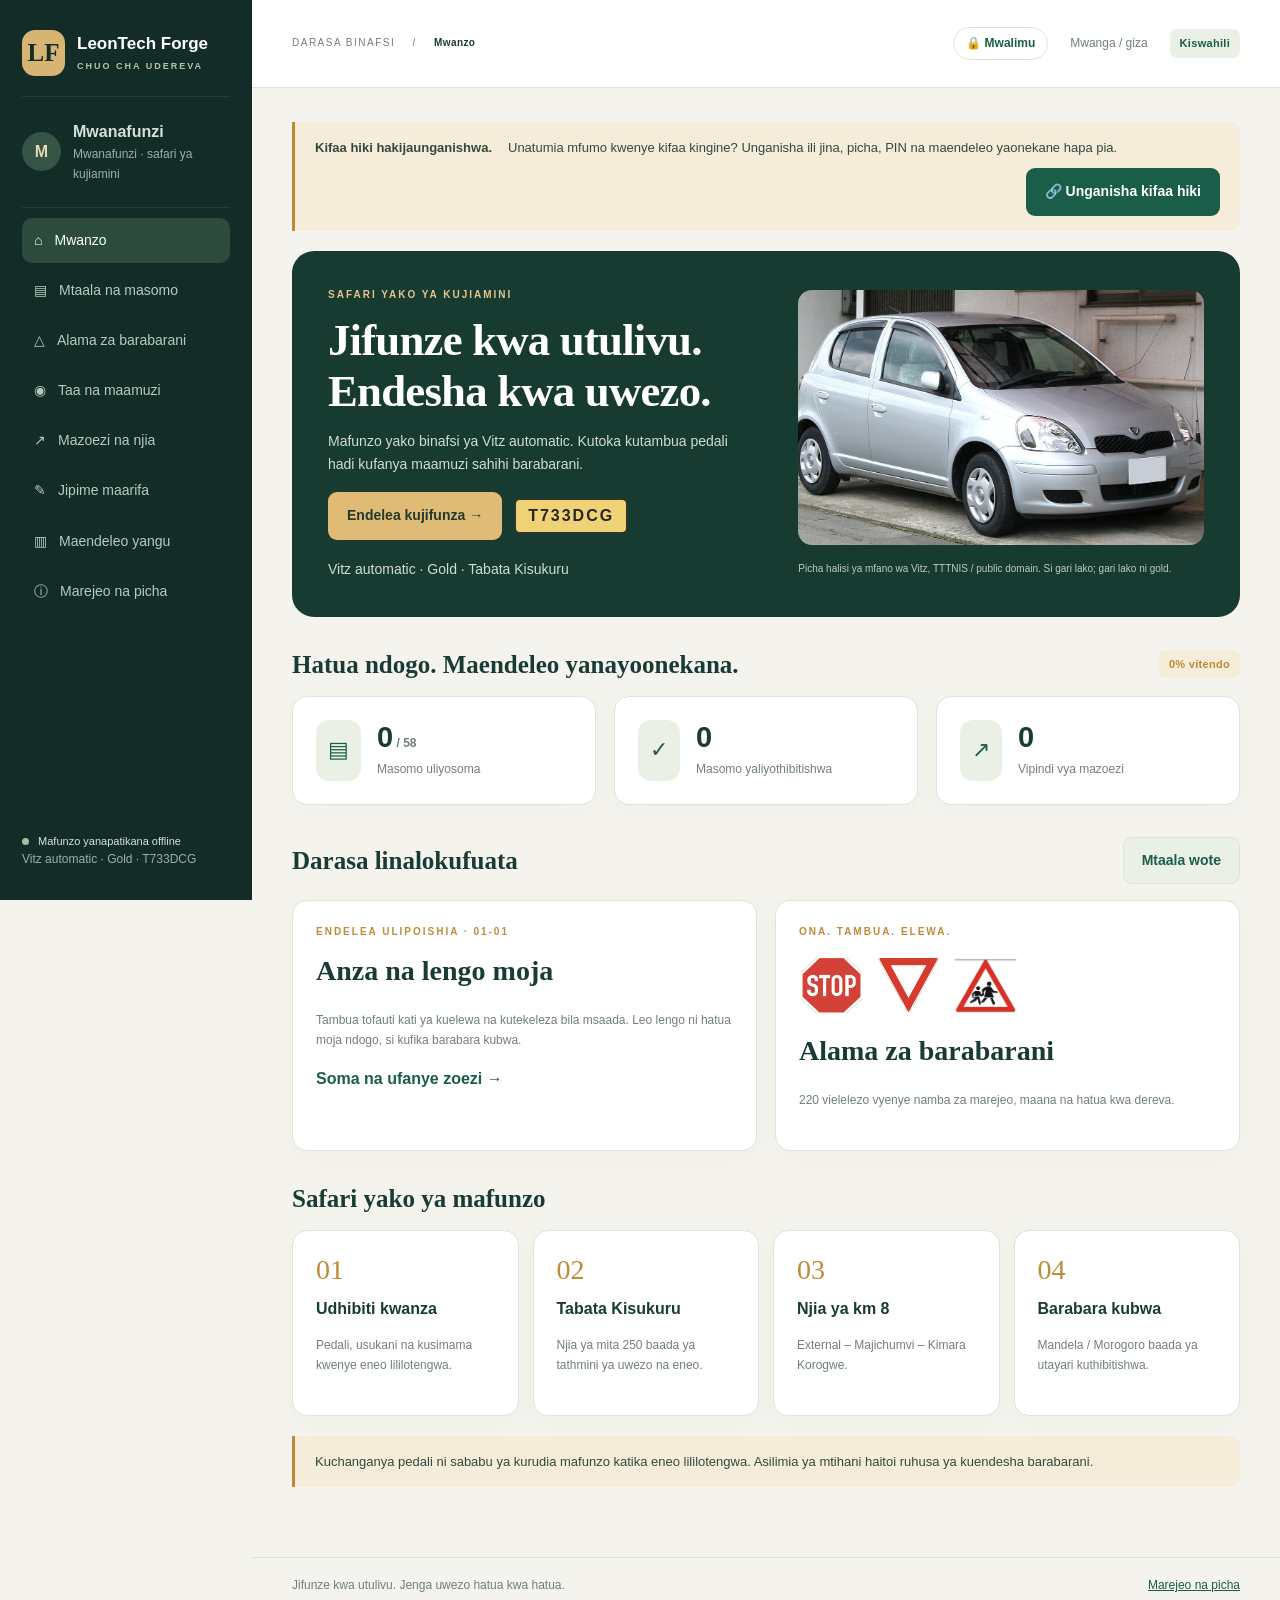
<file: index.html>
﻿<!doctype html>
<html lang="sw"><head><meta charset="utf-8"><meta name="viewport" content="width=device-width,initial-scale=1"><meta name="theme-color" content="#142c28"><title>LeonTech Forge • Chuo chako cha udereva</title><link rel="stylesheet" href="assets/style.css"><link rel="manifest" href="manifest.webmanifest"><link rel="icon" href="assets/icon-192.png"><link rel="apple-touch-icon" href="assets/icon-192.png"></head><body><a class="skip" href="#main">Ruka hadi mafunzo</a><aside id="sidebar"><a class="brand" href="#home"><span class="logo">LF</span><span>LeonTech Forge<small>CHUO CHA UDEREVA</small></span></a><div class="student"><span class="avatar">M</span><div><strong id="studentLabel">Mwanafunzi</strong><small>Safari ya kujiamini</small></div></div><nav aria-label="Sehemu za mfumo" id="nav"></nav><div class="side-bottom"><span class="online-dot"></span> Mafunzo yanapatikana offline<small>Vitz automatic · Gold · T733DCG</small></div></aside><div class="workspace"><header><button id="menu" class="icon-button" aria-label="Fungua menyu" aria-expanded="false">☰</button><div class="crumb">DARASA BINAFSI <span>/</span> <b id="breadcrumb">Mwanzo</b></div><div class="header-right"><button id="roleBtn" class="role-btn">🔒 Mwalimu</button><button id="theme" class="subtle" aria-label="Badili mwonekano">Mwanga / giza</button><span class="badge">Kiswahili</span></div></header><main id="main" tabindex="-1"></main><footer>Jifunze kwa utulivu. Jenga uwezo hatua kwa hatua. <a href="#sources">Marejeo na picha</a></footer></div><div id="toast" role="status" aria-live="polite"></div><dialog id="dialog"><button id="closeDialog" class="dialog-close" aria-label="Funga">×</button><div id="dialogBody"></div></dialog><script src="assets/data.js"></script><script src="assets/diagrams.js"></script><script src="assets/photos.js"></script><script src="assets/questions.js"></script><script src="assets/app.js"></script><script>if('serviceWorker' in navigator&&location.protocol.startsWith('http'))navigator.serviceWorker.register('sw.js').catch(()=>{})</script></body></html>
</file>
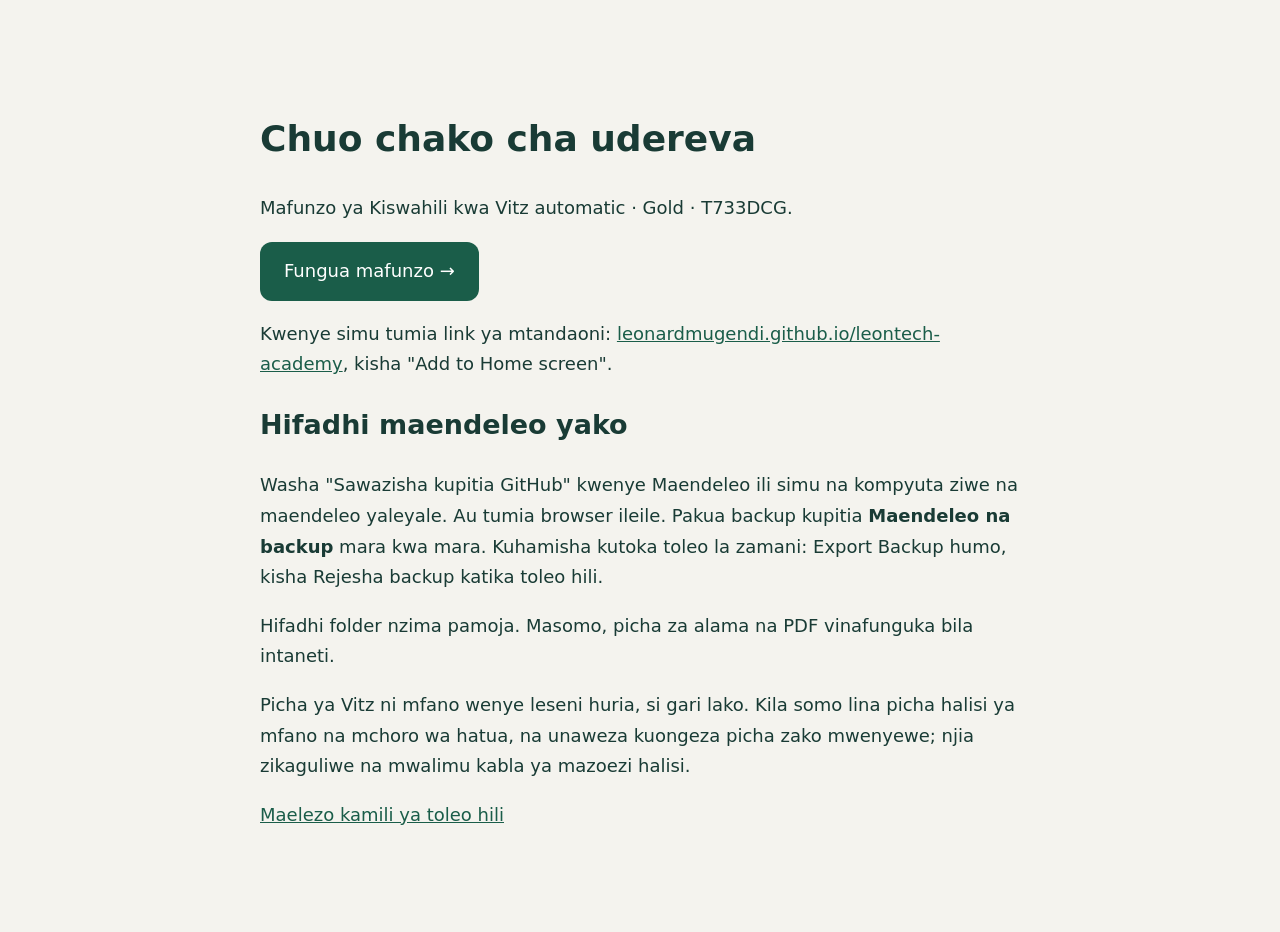
<file: README.html>
<!doctype html><html lang="sw"><meta charset="utf-8"><meta name="viewport" content="width=device-width,initial-scale=1"><title>Anza mafunzo</title><style>body{font:18px/1.7 system-ui;background:#f4f3ee;color:#193b35;max-width:760px;margin:60px auto;padding:24px}a{color:#1a5d49}.button{display:inline-block;background:#1a5d49;color:white;padding:14px 24px;border-radius:12px;text-decoration:none}</style><h1>Chuo chako cha udereva</h1><p>Mafunzo ya Kiswahili kwa Vitz automatic · Gold · T733DCG.</p><p><a class="button" href="index.html">Fungua mafunzo →</a></p><p>Kwenye simu tumia link ya mtandaoni: <a href="https://leonardmugendi.github.io/leontech-academy/">leonardmugendi.github.io/leontech-academy</a>, kisha "Add to Home screen".</p><h2>Hifadhi maendeleo yako</h2><p>Washa "Sawazisha kupitia GitHub" kwenye Maendeleo ili simu na kompyuta ziwe na maendeleo yaleyale. Au tumia browser ileile. Pakua backup kupitia <strong>Maendeleo na backup</strong> mara kwa mara. Kuhamisha kutoka toleo la zamani: Export Backup humo, kisha Rejesha backup katika toleo hili.</p><p>Hifadhi folder nzima pamoja. Masomo, picha za alama na PDF vinafunguka bila intaneti.</p><p>Picha ya Vitz ni mfano wenye leseni huria, si gari lako. Kila somo lina picha halisi ya mfano na mchoro wa hatua, na unaweza kuongeza picha zako mwenyewe; njia zikaguliwe na mwalimu kabla ya mazoezi halisi.</p><p><a href="README.md">Maelezo kamili ya toleo hili</a></p></html>
</file>
<file: assets/style.css>
:root{--bg:#f4f3ee;--surface:#fff;--ink:#193b35;--text:#334940;--muted:#718077;--line:#dde4da;--green:#1a5d49;--soft:#eaf0e5;--gold:#bd8b39;--gold-soft:#f5ecd9;--red:#a5403c;--shadow:0 8px 28px #193b3506}*{box-sizing:border-box}body{margin:0;background:var(--bg);color:var(--text);font:16px/1.65 'Segoe UI',Arial,sans-serif}:root[data-theme="dark"]{--bg:#10221f;--surface:#18302a;--ink:#e9eee5;--text:#d4e0d7;--muted:#adc1b1;--line:#344b40;--green:#8dcba7;--soft:#233e31;--gold:#e5bb72;--gold-soft:#413b28;--red:#ffa6a0}a{color:var(--green)}button,input,textarea,select{font:inherit}button,a,input,select,textarea{touch-action:manipulation}button{cursor:pointer}button:disabled{cursor:default;opacity:.55}button:focus-visible,a:focus-visible,input:focus-visible,select:focus-visible,textarea:focus-visible{outline:3px solid var(--gold);outline-offset:4px}.skip{position:fixed;top:-90px;z-index:100;background:white;padding:12px}.skip:focus{top:0}aside{position:fixed;inset:0 auto 0 0;width:252px;background:#142c28;color:#d5e2d9;padding:30px 22px;display:flex;flex-direction:column;z-index:40;overflow:auto}.brand{display:flex;align-items:center;gap:12px;color:#fff;text-decoration:none;font-size:17px;font-weight:700;line-height:1.3}.brand small{display:block;font-size:9px;letter-spacing:2px;color:#b6c3a8;margin-top:6px}.logo{background:#d7b472;color:#142c28;border-radius:13px;display:grid;place-items:center;width:43px;height:46px;font-family:Georgia,serif;font-size:25px}.student{display:flex;gap:12px;align-items:center;padding:22px 0;margin:20px 0 10px;border-block:1px solid #ffffff12}.student small,.side-bottom small{display:block;color:#98b2a3;font-size:12px}.avatar{background:#365445;border-radius:50%;height:39px;width:39px;display:grid;place-items:center;color:#e8d5b1}nav{display:grid;gap:5px}nav a{color:#b7cbbd;text-decoration:none;padding:11px 12px;border-radius:10px;font-size:14px;display:flex;gap:12px;align-items:center}nav a.active,nav a:hover{background:#2c4b3d;color:#fff}nav .nav-icon{font-size:19px;width:23px;text-align:center}.side-bottom{margin-top:auto;padding-top:30px;font-size:11px}.online-dot{display:inline-block;width:7px;height:7px;background:#9bc599;border-radius:50%;margin-right:6px}.workspace{margin-left:252px}header{height:88px;border-bottom:1px solid var(--line);display:flex;align-items:center;justify-content:space-between;padding:0 40px;gap:15px;background:var(--surface)}.crumb{font-size:10px;letter-spacing:1.5px;color:var(--muted)}.crumb span{margin:0 13px}.crumb b{font-weight:600;color:var(--ink);letter-spacing:.4px}.header-right{display:flex;gap:16px;align-items:center}main{max-width:1400px;margin:auto;padding:34px 40px 50px;min-height:80vh}footer{padding:18px 40px;border-top:1px solid var(--line);font-size:12px;color:var(--muted);display:flex;justify-content:space-between;gap:15px}h1,h2,h3,p{margin-top:0}h1,h2,h3{color:var(--ink);line-height:1.2}h1{font:600 clamp(30px,3vw,44px)/1.13 Georgia,serif;letter-spacing:-.8px;margin-bottom:14px}h2{font:600 28px/1.25 Georgia,serif}h3{font-size:18px;line-height:1.4}p{margin-bottom:16px}.eyebrow{display:block;letter-spacing:2px;font-size:10px;font-weight:800;color:var(--gold);margin-bottom:12px}.muted,figcaption{color:var(--muted)}.small,figcaption{font-size:12px}.badge{font-size:11px;font-weight:700;letter-spacing:.3px;display:inline-flex;align-items:center;padding:5px 10px;border-radius:7px;background:var(--soft);color:var(--green)}.badge.gold{color:var(--gold);background:var(--gold-soft)}.subtle{border:0;background:none;color:var(--muted);font-size:12px}.hero{background:#173b30;color:#d0ded0;display:grid;grid-template-columns:1.1fr 1fr;gap:24px;padding:36px;border-radius:22px;overflow:hidden;position:relative}.hero h1{color:#fff;font-size:clamp(32px,3.5vw,51px)}.hero p{font-size:14px;max-width:430px}.hero .eyebrow{color:#e4c48c}.hero-photo{width:100%;height:255px;object-fit:cover;border-radius:14px}.hero figure{margin:0;align-self:center}.hero figcaption{color:#bdcdbd;font-size:10px;margin-top:7px}.btn{display:inline-flex;align-items:center;justify-content:center;gap:9px;padding:11px 18px;border:1px solid transparent;border-radius:9px;background:var(--green);color:var(--surface);text-decoration:none;font-size:14px;font-weight:700;min-height:44px}.hero .btn{background:#dfbb76;color:#23392b}.btn.secondary{background:var(--soft);color:var(--green);border-color:var(--line)}.btn.danger{background:var(--red);color:white}.row{display:flex;gap:12px;align-items:center;flex-wrap:wrap}.spread{justify-content:space-between}.section-title{display:flex;align-items:center;justify-content:space-between;margin:32px 0 16px;gap:12px}.section-title h2{margin:0;font-size:25px}.grid{display:grid;grid-template-columns:repeat(3,minmax(0,1fr));gap:18px}.grid.two{grid-template-columns:repeat(2,minmax(0,1fr))}.card{background:var(--surface);border:1px solid var(--line);border-radius:15px;padding:23px;box-shadow:var(--shadow);min-width:0}.card.link{text-decoration:none;transition:transform .15s,border-color .15s}.card.link:hover{transform:translateY(-3px);border-color:var(--gold)}.stat{display:flex;align-items:center;gap:16px}.stat strong{font-size:29px;color:var(--ink);display:block;line-height:1.2}.stat .icon{background:var(--soft);border-radius:13px;padding:12px;font-size:22px;color:var(--green)}.stat small{font-size:12px;color:var(--muted)}.progress{height:7px;background:var(--line);border-radius:9px;overflow:hidden;margin-top:14px}.progress span{height:100%;background:#b99b5f;display:block}.path{display:grid;grid-template-columns:repeat(4,minmax(0,1fr));gap:14px}.path .num{font:28px Georgia;color:var(--gold);display:block;margin-bottom:12px}.path h3{font-size:16px}.path p{font-size:12px}.notice{border-left:3px solid var(--gold);padding:15px 20px;background:var(--gold-soft);border-radius:0 10px 10px 0;font-size:13px;margin:20px 0}.module{margin-bottom:16px}.module summary{cursor:pointer;list-style:none;display:flex;gap:18px;align-items:center}.module summary h3{margin:3px 0}.module .module-num{font:30px Georgia;color:var(--gold);min-width:40px}.lesson-row{border-top:1px solid var(--line);padding:13px 0;display:flex;align-items:center;justify-content:space-between;gap:12px;text-decoration:none;color:var(--text);font-size:14px}.lesson-row:first-of-type{margin-top:20px}.lesson-row:hover{color:var(--green)}.lesson-layout{display:grid;grid-template-columns:minmax(0,1fr) 270px;gap:24px}.lesson-side{align-self:start;position:sticky;top:20px}.lesson-side ol{padding-left:18px;font-size:13px}.lesson-side li{margin:12px 0}.lesson-photo{margin:0 0 20px}.diagram{background:#f0f3e9;border-radius:15px;overflow:hidden}.diagram svg{width:100%;height:auto;display:block}.diagram-caption{padding:12px 16px;font-size:12px;color:#4b6656;background:#e9eee1}.steps{padding:0;counter-reset:step;list-style:none}.steps li{counter-increment:step;position:relative;padding:15px 12px 15px 53px;border-bottom:1px solid var(--line)}.steps li:before{content:counter(step);position:absolute;left:4px;top:15px;background:var(--soft);color:var(--green);border-radius:50%;width:31px;height:31px;display:grid;place-items:center;font-weight:700}.check{display:flex;gap:12px;align-items:flex-start;padding:10px 0;font-size:14px}.check input{width:20px;height:20px;accent-color:var(--green);flex-shrink:0;margin-top:4px}label.field{display:block;font-size:13px;font-weight:600;margin-bottom:16px}input:not([type=checkbox]):not([type=radio]),textarea,select{display:block;width:100%;border:1px solid var(--line);border-radius:9px;background:var(--bg);color:var(--text);padding:11px 13px;margin-top:6px;min-height:44px}textarea{min-height:110px;resize:vertical}input[type=range]{padding:0!important}button.filter{border:1px solid var(--line);background:var(--surface);color:var(--text);border-radius:30px;padding:8px 15px;font-size:12px}.filter.active{background:var(--green);color:var(--surface)}.filters{margin:18px 0}.sign-grid{display:grid;grid-template-columns:repeat(4,minmax(0,1fr));gap:16px}.sign-card{text-align:left;cursor:pointer;color:var(--text)}.sign-card img{width:100%;height:118px;object-fit:contain;background:#fff;border-radius:9px;padding:10px;margin-bottom:12px}.sign-card strong{display:block;font-size:14px;color:var(--ink);margin:7px 0}.sign-card small{font-size:11px;color:var(--muted)}.sign-detail-img{width:100%;height:240px;object-fit:contain;background:#fff;border-radius:12px;margin:18px 0}dialog{border:1px solid var(--line);border-radius:18px;padding:32px;max-width:650px;width:calc(100% - 30px);max-height:90vh;background:var(--surface);color:var(--text)}dialog::backdrop{background:#0b211ac9}.dialog-close{position:sticky;float:right;top:0;border:0;border-radius:50%;width:36px;height:36px;font-size:25px;background:var(--soft);color:var(--ink)}.lightbox{width:100px;background:#14221d;border-radius:22px;padding:16px;display:grid;gap:12px;box-shadow:0 7px 0 #0002;margin:12px auto}.bulb{width:68px;height:68px;background:#36413a;border-radius:50%;border:5px solid #09150f}.bulb.red.on{background:#e74c45;box-shadow:0 0 30px #e74c4555}.bulb.amber.on{background:#ffcf5c;box-shadow:0 0 30px #ffcf5c55}.bulb.green.on{background:#64ce8d;box-shadow:0 0 30px #64ce8d55}.signal-panel{text-align:center}.signal-panel h2{margin:20px 0 10px}.quiz-option{display:block;width:100%;text-align:left;border:1px solid var(--line);border-radius:10px;background:var(--surface);color:var(--text);padding:15px;margin:10px 0}.quiz-option.selected{border-color:var(--green);background:var(--soft)}.result{padding:16px;border-radius:10px;background:var(--soft);margin-top:15px}.result.wrong{background:var(--gold-soft)}.quiz-image{width:200px;height:160px;object-fit:contain;background:#fff;border-radius:12px;padding:10px}.empty{text-align:center;padding:45px 20px}.empty .big{font:52px Georgia;color:var(--gold)}.log{border-top:1px solid var(--line);padding:18px 0}.log p{white-space:pre-wrap;margin-bottom:5px}.plate{display:inline-block;background:#efd276;color:#252823;border:2px solid #2b372d;border-radius:6px;padding:3px 12px;letter-spacing:2px;font-weight:800}.atlas{display:grid;grid-template-columns:repeat(3,1fr);gap:14px}.atlas img{width:100%;border:1px solid var(--line)}.atlas a{font-size:12px}.file-label input{margin-top:8px}#toast{position:fixed;bottom:25px;left:50%;transform:translateX(-50%);background:#183f30;color:#fff;padding:12px 22px;border-radius:10px;z-index:200;display:none;box-shadow:0 10px 35px #0003}#toast.visible{display:block}.icon-button{display:none}.step-controls{display:flex;gap:8px;margin:12px 0}.step-controls button{flex:1;min-height:40px;border:1px solid var(--line);background:var(--surface);color:var(--text);border-radius:8px}.step-controls button.active{background:var(--green);color:var(--surface)}.source-photo{max-width:100%;border-radius:15px}#signQuery{max-width:450px}.gate-status{font-weight:700;color:var(--gold)}.atlas-caption{font-size:12px}.mobile-only{display:none}@media(max-width:1100px){aside{width:218px;padding:25px 16px}.workspace{margin-left:218px}main{padding:28px 26px}header{padding:0 26px}.hero{padding:26px;grid-template-columns:1fr 1fr}.path{grid-template-columns:repeat(2,1fr)}.sign-grid{grid-template-columns:repeat(3,1fr)}.lesson-layout{grid-template-columns:1fr}.lesson-side{position:static}}@media(max-width:760px){aside{transform:translateX(-100%);transition:transform .2s;width:260px;box-shadow:15px 0 40px #0003}aside.open{transform:translateX(0)}.workspace{margin:0}header{height:70px;padding:0 18px}.icon-button{display:block;border:0;background:none;color:var(--ink);font-size:23px}.crumb{display:none}.header-right{margin-left:auto;gap:8px}main{padding:24px 18px}.hero{grid-template-columns:1fr;padding:25px}.hero-photo{height:195px}.hero h1{font-size:37px}.grid,.grid.two{grid-template-columns:1fr}.sign-grid{grid-template-columns:repeat(2,minmax(0,1fr));gap:10px}.sign-card{padding:14px}.sign-card img{height:100px}.atlas{grid-template-columns:repeat(2,1fr)}footer{padding:20px;display:block}.section-title h2{font-size:24px}.path{gap:10px}.path .card{padding:17px}.row>*{max-width:100%}h1{font-size:32px}.lesson-row{align-items:flex-start}.lesson-row .badge{white-space:nowrap;font-size:9px}.module summary{gap:12px}.module{padding:18px}.card{padding:20px}}@media(prefers-reduced-motion:reduce){*{transition:none!important;animation:none!important;scroll-behavior:auto!important}}@media print{aside,header,footer,.btn,.filters,.step-controls,#toast,.no-print{display:none!important}.workspace{margin:0}main{padding:0}.card{box-shadow:none;break-inside:avoid}body{background:white;color:black}.grid{display:block}.card{margin-bottom:12px}.lesson-side{position:static}.hero{background:white;color:black}.hero h1{color:black}dialog{display:none}}

.row img{object-fit:contain} .student strong{overflow-wrap:anywhere} .card p{overflow-wrap:anywhere}
.real-photo{margin:0 0 16px;background:var(--surface);border:1px solid var(--line);border-radius:15px;overflow:hidden}
.real-photo img{width:100%;aspect-ratio:16/9;object-fit:cover;display:block;background:var(--soft)}
.real-photo figcaption{padding:12px 16px;font-size:13px;color:var(--text)}
.real-photo figcaption small{display:block;color:var(--muted);font-size:11px;margin-top:5px;overflow-wrap:anywhere}
.real-photo.compact{margin:-6px -6px 16px;border-radius:12px}
.real-photo.compact img{aspect-ratio:16/10}
.photo-grid{display:grid;grid-template-columns:repeat(auto-fill,minmax(96px,1fr));gap:10px;margin:12px 0}
.photo-grid button{padding:0;border:1px solid var(--line);border-radius:10px;overflow:hidden;background:var(--soft);aspect-ratio:1}
.photo-grid img{width:100%;height:100%;object-fit:cover;display:block}
.photo-grid p{grid-column:1/-1;margin:0}
.my-photos label.btn{cursor:pointer}
.photo-full{width:100%;max-height:60vh;object-fit:contain;border-radius:12px;background:#000;margin:14px 0}
.credits{padding-left:18px}
.credits li{margin:10px 0;font-size:13px}
@media print{.my-photos .row{display:none}}
.my-photos input[type=file]{display:none!important}
:root{--s-before:#2a78d6;--s-after:#eb6834}
:root[data-theme="dark"]{--s-before:#3987e5;--s-after:#d95926}
.chart-card{margin-bottom:16px}
.chart-stat{margin:12px 0 4px}
.chart-stat strong{font:600 26px Georgia,serif;color:var(--ink)}
.chart-wrap{position:relative}
.chart-wrap svg{width:100%;height:auto;display:block;touch-action:pan-y}
.cg{stroke:var(--line);stroke-width:1}
.cx{stroke:var(--muted);stroke-width:1;stroke-dasharray:3 3}
.ct{fill:var(--muted);font-size:12px;font-family:inherit}
.ct.lab{fill:var(--text);font-weight:600}
.cl{fill:none;stroke-width:2;stroke-linejoin:round;stroke-linecap:round}
.cl.before,.cd.before{stroke:var(--s-before)}
.cl.after,.cd.after{stroke:var(--s-after)}
.cd{stroke-width:2;fill:var(--surface)}
.cd.after{fill:var(--s-after)}
.hit{fill:transparent;cursor:crosshair}
.legend{display:flex;gap:14px;font-size:12px;color:var(--text)}
.legend span{display:inline-flex;align-items:center;gap:6px}
.sw{display:inline-block;width:14px;height:3px;border-radius:2px}
.sw.before{background:var(--s-before)}
.sw.after{background:var(--s-after)}
.chart-tip{position:absolute;top:0;background:var(--surface);border:1px solid var(--line);box-shadow:var(--shadow);border-radius:8px;padding:8px 10px;font-size:12px;pointer-events:none;max-width:220px;color:var(--text)}
.chart-table{width:100%;border-collapse:collapse;font-size:13px;margin-top:8px}
.chart-table th,.chart-table td{text-align:left;padding:6px 4px;border-bottom:1px solid var(--line)}
.reader-bar{margin-bottom:14px}
.reader-page{display:block;border:1px solid var(--line);border-radius:12px;overflow:hidden;background:#fff;margin-bottom:12px}
.reader-page img{width:100%;height:auto;display:block}
.quiz-thumb{width:70px;height:56px;object-fit:contain;background:#fff;border-radius:8px;display:block;margin:8px 0}
#modules[hidden]{display:none}
@media(max-width:760px){aside:not(.open){box-shadow:none}}
.role-btn{border:1px solid var(--line);background:var(--surface);color:var(--green);border-radius:20px;padding:6px 12px;font-size:12px;font-weight:700;white-space:nowrap}
.role-btn.teacher{background:var(--green);color:var(--surface);border-color:var(--green)}
.grid.four{grid-template-columns:repeat(4,minmax(0,1fr))}
.grid.four .stat strong small{font-size:14px;color:var(--muted);font-weight:400}
.module-report{border-bottom:1px solid var(--line);padding:10px 0}
.module-report:last-of-type{border-bottom:0}
.module-report summary{cursor:pointer;display:grid;grid-template-columns:minmax(0,1.4fr) auto minmax(80px,1fr);gap:12px;align-items:center}
.module-report summary .progress{margin:0}
.mr-title{font-weight:600;color:var(--ink)}
.module-report table{margin:10px 0 4px}
.chart-table a{text-decoration:none}
.attempt{border-top:1px solid var(--line);padding:10px 0}
.attempt summary{cursor:pointer;display:flex;justify-content:space-between;gap:10px;align-items:center;font-size:14px}
.qa{display:flex;gap:10px;align-items:flex-start;padding:8px 10px;border-radius:8px;margin:6px 0;font-size:13px;background:var(--soft)}
.qa.bad{background:var(--gold-soft)}
.qa img{width:44px;height:44px;object-fit:contain;background:#fff;border-radius:6px;flex-shrink:0}
.issue{display:grid;grid-template-columns:minmax(0,1fr) 1fr 24px;gap:10px;align-items:center;font-size:13px;margin:8px 0}
.issue .progress{margin:0}
@media(max-width:1100px){.grid.four{grid-template-columns:repeat(2,minmax(0,1fr))}}
@media(max-width:760px){.grid.four{grid-template-columns:repeat(2,minmax(0,1fr));gap:10px}.grid.four .stat{flex-direction:column;align-items:flex-start;gap:8px;padding:14px}.grid.four .stat strong{font-size:22px}.module-report summary{grid-template-columns:1fr}.header-right .badge{display:none}.chart-table{font-size:12px}}
@media print{.no-print,.role-btn{display:none!important}.grid.four{display:grid!important;grid-template-columns:repeat(4,1fr)}.grid.two{display:grid!important;grid-template-columns:1fr 1fr;gap:12px}details>summary{list-style:none}.qa{break-inside:avoid}}
.avatar{background-size:cover;background-position:center;flex-shrink:0;font-weight:700}
.avatar.has-photo{color:transparent}
.avatar.big{width:64px;height:64px;border-radius:50%;display:grid;place-items:center;background-color:var(--soft);color:var(--green);font:600 26px Georgia,serif;border:2px solid var(--surface);box-shadow:0 0 0 1px var(--line)}
.avatar.big.has-photo{color:transparent}
.profile-row{display:flex;gap:16px;align-items:center;margin-bottom:6px}
.profile-row label.field{margin-bottom:0}
.profile-card input[type=file]{display:none!important}
.profile-card label.btn{cursor:pointer}
.people{display:flex;gap:14px;flex-wrap:wrap;margin:4px 0 18px}
.person{display:flex;gap:12px;align-items:center;background:var(--surface);border:1px solid var(--line);border-radius:40px;padding:6px 18px 6px 6px}
.person .avatar.big{width:48px;height:48px;font-size:20px}
.person strong{display:block;color:var(--ink);line-height:1.2}
.person small{color:var(--muted);font-size:12px}
@media print{.people .person{border-color:#ccc}}
.connect-banner{display:flex;flex-wrap:wrap;gap:10px 16px;align-items:center;margin-top:0}
.connect-banner .btn{margin-left:auto}
.choice .btn{width:100%;justify-content:flex-start;text-align:left;margin-top:12px}
.choice p{margin:6px 0 0}
</file>
